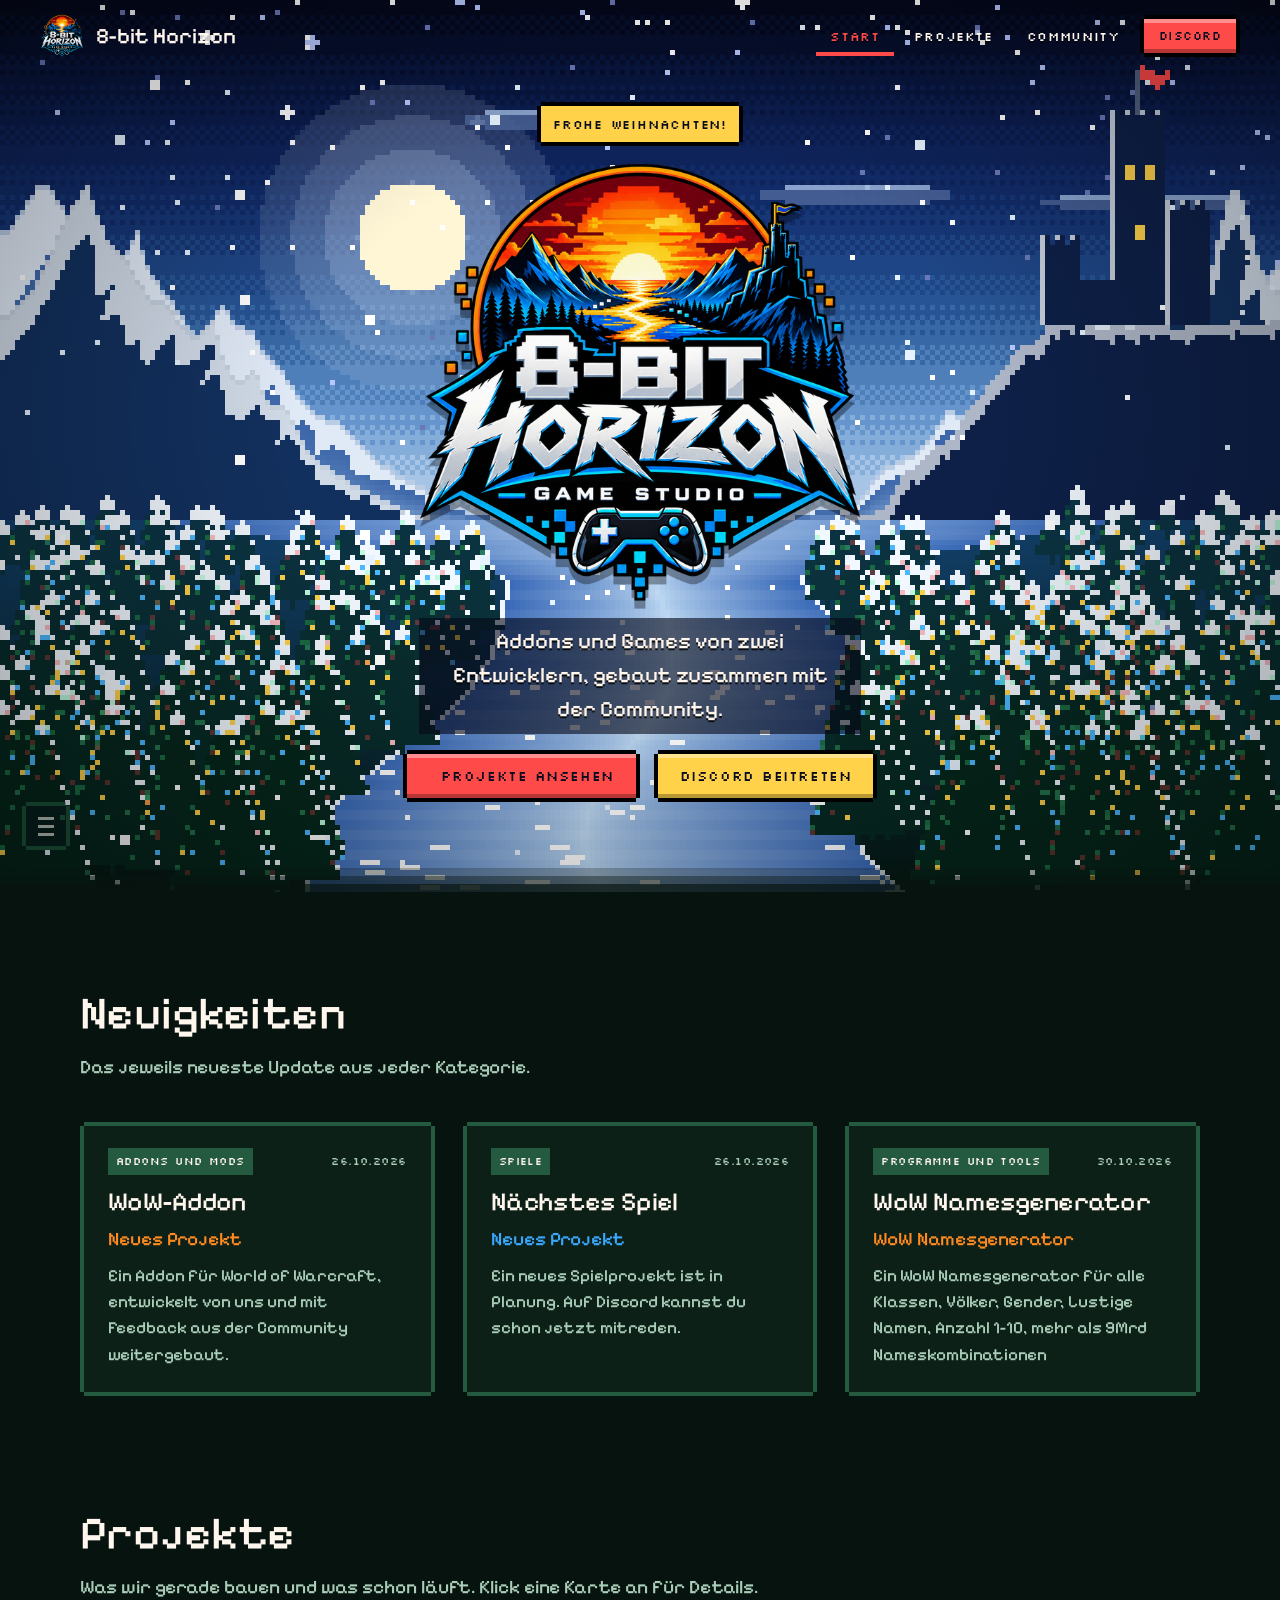
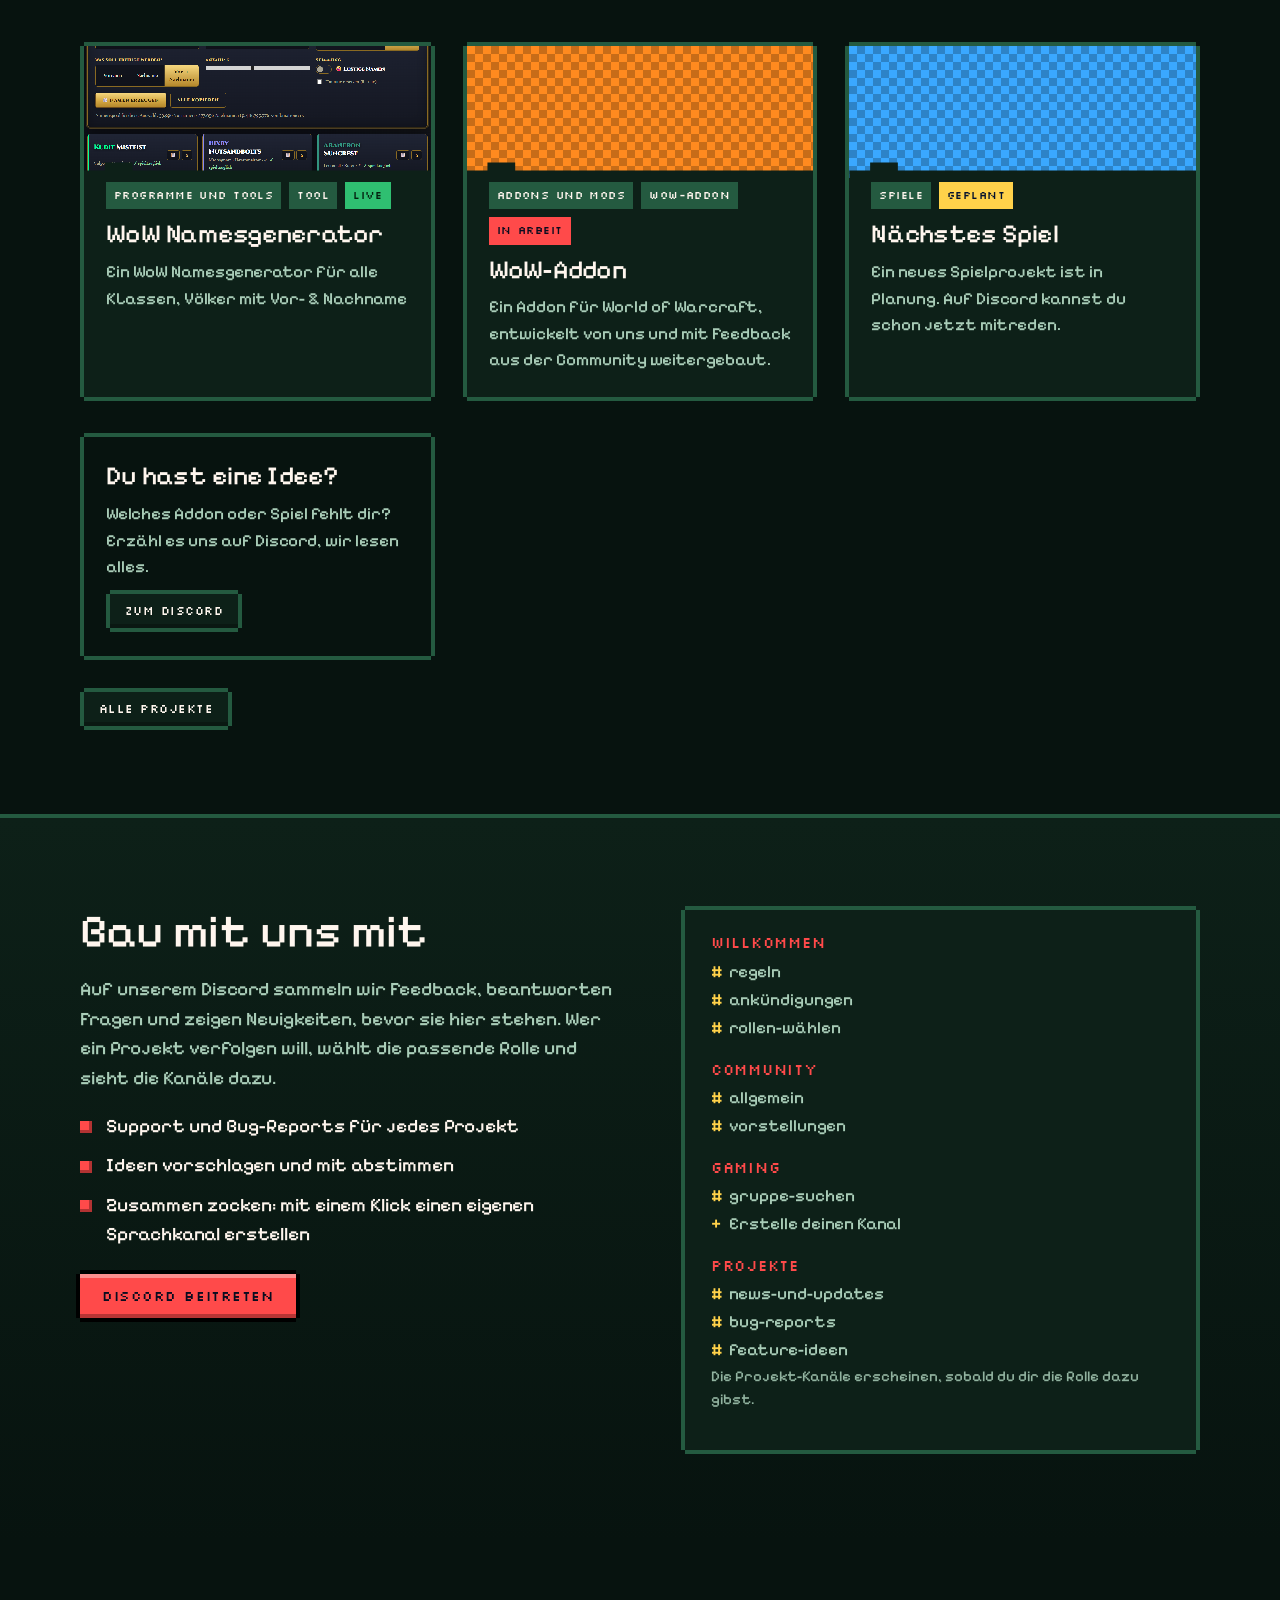
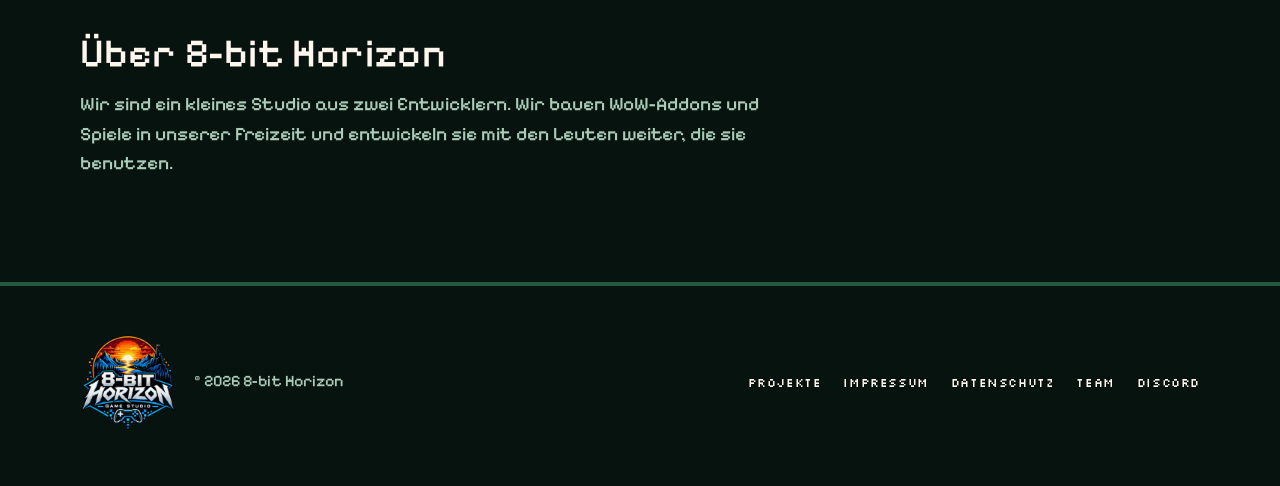
<file: index.html>
<!doctype html>
<html lang="de">
<head>
  <meta charset="utf-8">
  <meta name="viewport" content="width=device-width, initial-scale=1">
  <title>8-bit Horizon | Game Studio</title>
  <meta name="description" content="8-bit Horizon ist ein kleines Entwicklerstudio für WoW-Addons und Games. Hier findest du unsere Projekte und die Community.">
  <meta name="theme-color" content="#0a0c1f">
  <meta property="og:title" content="8-bit Horizon | Game Studio">
  <meta property="og:description" content="WoW-Addons und Games von zwei Entwicklern, gebaut zusammen mit der Community.">
  <meta property="og:image" content="assets/img/og.png">
  <meta property="og:type" content="website">
  <link rel="icon" type="image/png" href="assets/img/favicon.png">
  <link rel="stylesheet" href="css/style.css">
</head>
<body data-page="home">
  <a class="skip" href="#projekte">Zum Inhalt springen</a>
  <div id="site-header"></div>

  <main>
    <section class="hero" aria-label="Titelbildschirm">
      <div class="scene-host" data-scene="hero"></div>
      <div class="hero-content">
        <p class="greeting" id="greeting" hidden></p>
        <h1 class="sr-only" style="position:absolute;width:1px;height:1px;overflow:hidden;clip:rect(0 0 0 0)">8-bit Horizon Game Studio</h1>
        <img class="hero-logo" src="assets/img/logo.png" alt="8-bit Horizon Game Studio" width="640" height="640" fetchpriority="high">
        <p class="hero-tag" id="tagline">Addons und Games von zwei Entwicklern, gebaut zusammen mit der Community.</p>
        <div class="hero-cta">
          <a class="btn" href="#projekte"><span class="play"></span>Projekte ansehen</a>
          <a class="btn btn-blue" data-discord href="#" target="_blank" rel="noopener">Discord beitreten</a>
        </div>
      </div>
      <div id="theme-picker"></div>
      <div class="hero-steps"></div>
    </section>

    <section class="section section-news" id="neuigkeiten">
      <div class="container">
        <div class="section-head">
          <h2>Neuigkeiten</h2>
          <p>Das jeweils neueste Update aus jeder Kategorie.</p>
        </div>
        <div class="news-grid" id="news-grid"></div>
      </div>
    </section>

    <section class="section" id="projekte">
      <div class="container">
        <div class="section-head">
          <h2>Projekte</h2>
          <p>Was wir gerade bauen und was schon läuft. Klick eine Karte an für Details.</p>
        </div>
        <div class="grid" id="project-grid"></div>
        <p class="more"><a class="btn btn-ghost btn-small" href="projects.html">Alle Projekte</a></p>
      </div>
    </section>

    <section class="section community" id="community">
      <div class="container community-grid">
        <div>
          <h2>Bau mit uns mit</h2>
          <p>Auf unserem Discord sammeln wir Feedback, beantworten Fragen und zeigen Neuigkeiten, bevor sie hier stehen. Wer ein Projekt verfolgen will, wählt die passende Rolle und sieht die Kanäle dazu.</p>
          <ul class="checks">
            <li>Support und Bug-Reports für jedes Projekt</li>
            <li>Ideen vorschlagen und mit abstimmen</li>
            <li>Zusammen zocken: mit einem Klick einen eigenen Sprachkanal erstellen</li>
          </ul>
          <a class="btn" data-discord href="#" target="_blank" rel="noopener">Discord beitreten</a>
          <div id="socials"></div>
        </div>
        <div class="server-map px" aria-label="So ist unser Discord aufgebaut">
          <h3>Willkommen</h3>
          <ul><li>regeln</li><li>ankündigungen</li><li>rollen-wählen</li></ul>
          <h3>Community</h3>
          <ul><li>allgemein</li><li>vorstellungen</li></ul>
          <h3>Gaming</h3>
          <ul><li>gruppe-suchen</li><li class="voice">Erstelle deinen Kanal</li></ul>
          <h3>Projekte</h3>
          <ul><li>news-und-updates</li><li>bug-reports</li><li>feature-ideen</li></ul>
          <p class="note">Die Projekt-Kanäle erscheinen, sobald du dir die Rolle dazu gibst.</p>
        </div>
      </div>
    </section>

    <section class="section" id="ueber-uns">
      <div class="container about">
        <h2>Über 8-bit Horizon</h2>
        <p>Wir sind ein kleines Studio aus zwei Entwicklern. Wir bauen WoW-Addons und Spiele in unserer Freizeit und entwickeln sie mit den Leuten weiter, die sie benutzen.</p>
      </div>
    </section>
  </main>

  <div id="site-footer"></div>

  <script src="js/data.js"></script>
  <script src="data/projects.js"></script>
  <script src="js/themes.js"></script>
  <script src="js/scene.js"></script>
  <script src="js/site.js"></script>
</body>
</html>
</file>
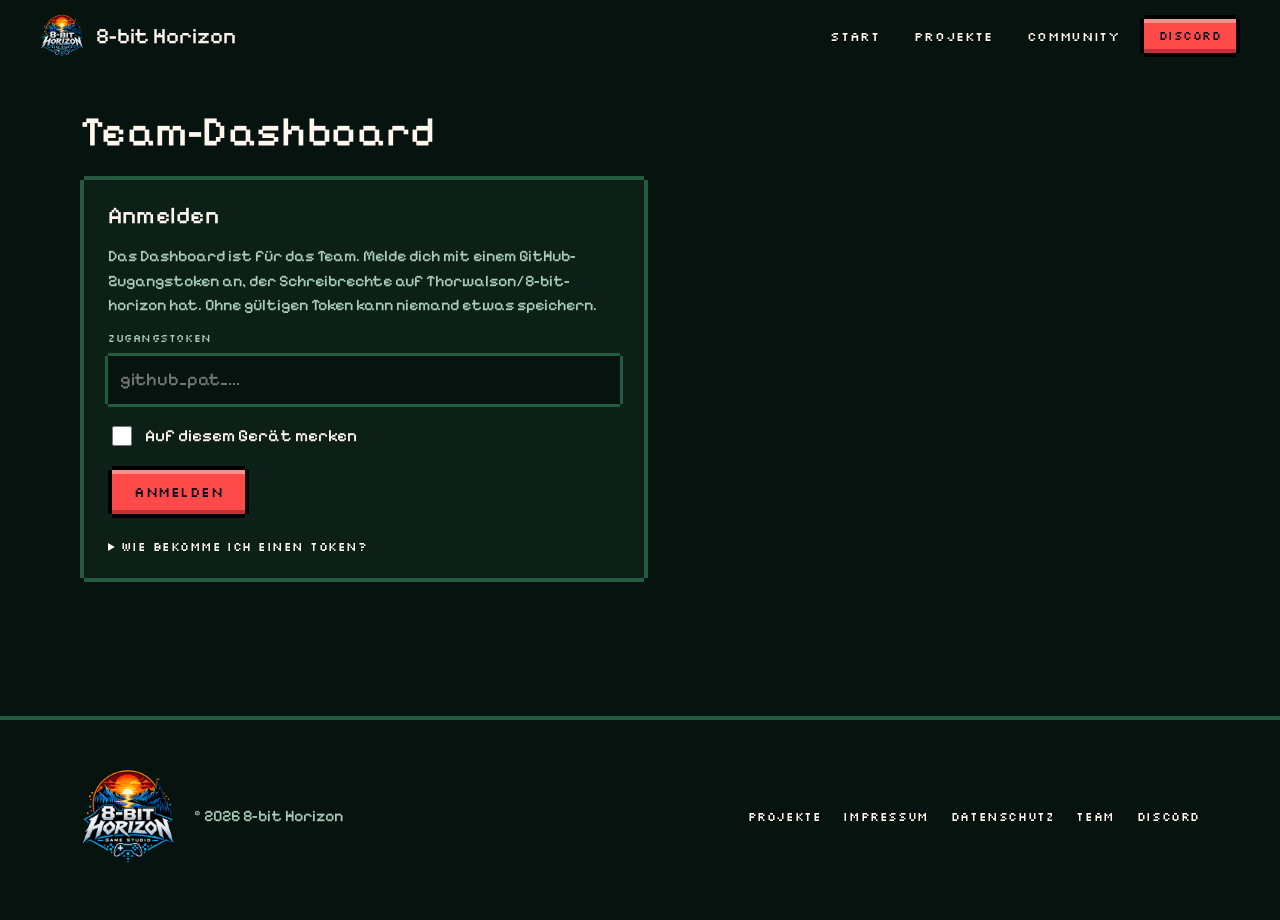
<file: admin.html>
<!doctype html>
<html lang="de">
<head>
  <meta charset="utf-8">
  <meta name="viewport" content="width=device-width, initial-scale=1">
  <title>Team-Dashboard | 8-bit Horizon</title>
  <meta name="robots" content="noindex, nofollow">
  <meta name="theme-color" content="#0a0c1f">
  <link rel="icon" type="image/png" href="assets/img/favicon.png">
  <link rel="stylesheet" href="css/style.css">
  <link rel="stylesheet" href="css/admin.css">
</head>
<body data-page="admin">
  <div id="site-header"></div>

  <main class="admin-main">
    <div class="container">
      <h1 class="admin-title">Team-Dashboard</h1>
      <div id="admin-root"><noscript>Das Dashboard braucht JavaScript.</noscript></div>
    </div>
  </main>

  <div id="site-footer"></div>

  <script src="js/data.js"></script>
  <script src="js/themes.js"></script>
  <script src="js/site.js"></script>
  <script src="js/admin.js"></script>
</body>
</html>
</file>
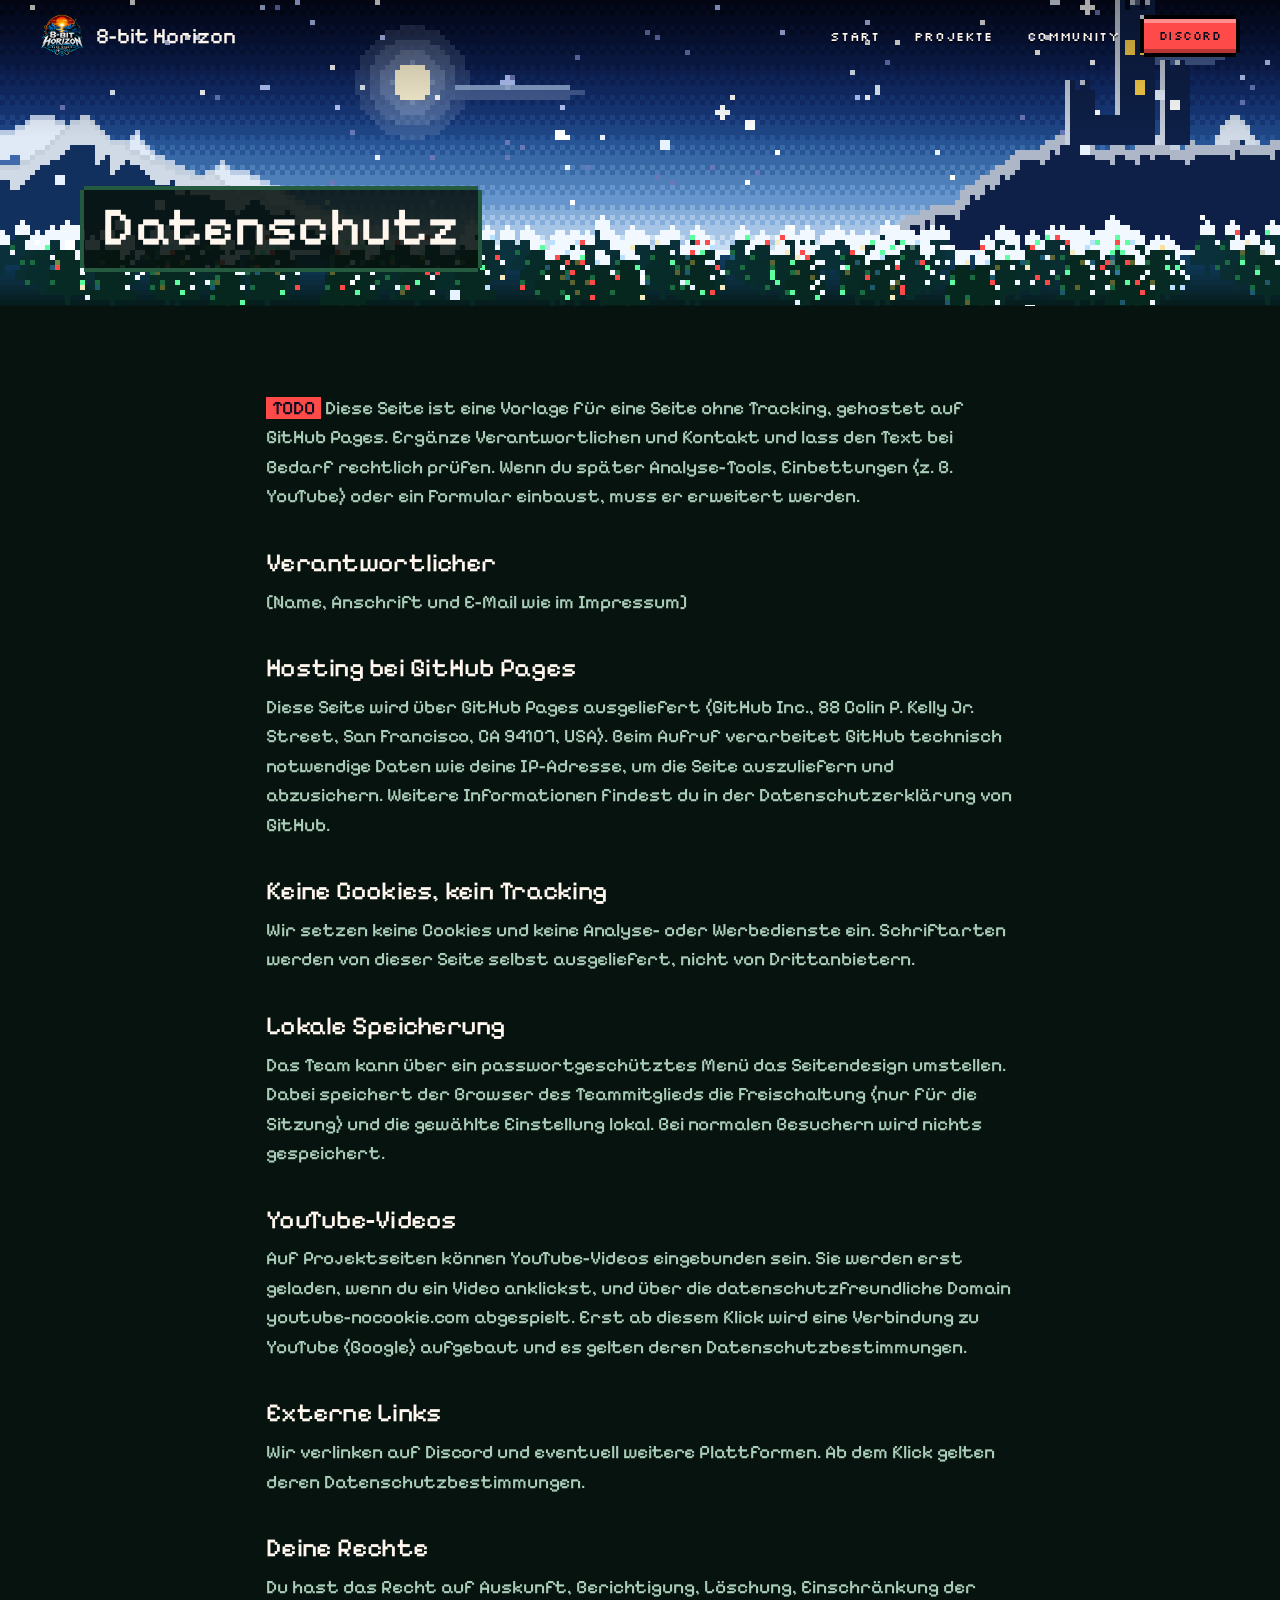
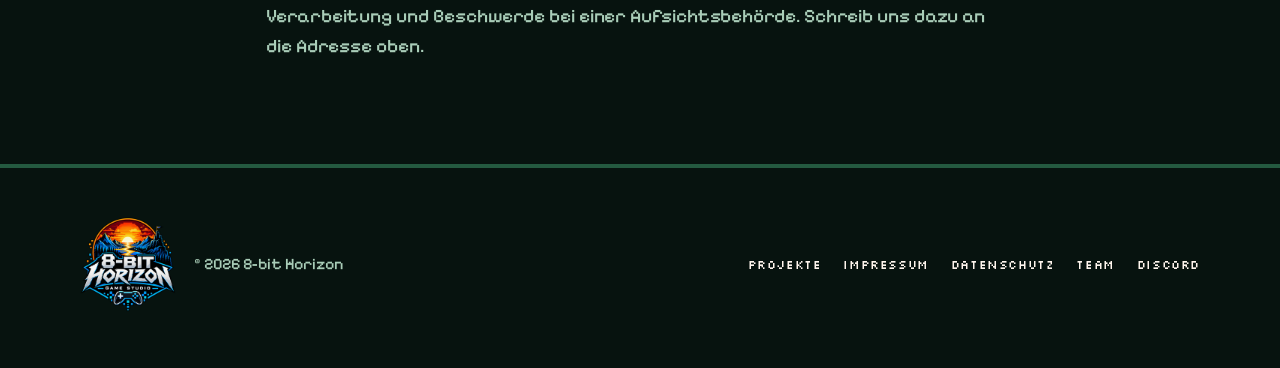
<file: datenschutz.html>
<!doctype html>
<html lang="de">
<head>
  <meta charset="utf-8">
  <meta name="viewport" content="width=device-width, initial-scale=1">
  <title>Datenschutz | 8-bit Horizon</title>
  <meta name="description" content="Datenschutzerklärung von 8-bit Horizon.">
  <meta name="theme-color" content="#0a0c1f">
  <meta property="og:image" content="assets/img/og.png">
  <link rel="icon" type="image/png" href="assets/img/favicon.png">
  <link rel="stylesheet" href="css/style.css">
</head>
<body data-page="legal">
  <div id="site-header"></div>
  <div class="banner">
    <div class="scene-host" data-scene="strip"></div>
    <div class="container banner-text">
      <h1>Datenschutz</h1>
    </div>
  </div>

  <main class="section">
    <div class="container prose">
      <p><span class="todo">TODO</span> Diese Seite ist eine Vorlage für eine Seite ohne Tracking, gehostet auf GitHub Pages. Ergänze Verantwortlichen und Kontakt und lass den Text bei Bedarf rechtlich prüfen. Wenn du später Analyse-Tools, Einbettungen (z. B. YouTube) oder ein Formular einbaust, muss er erweitert werden.</p>
      <h2>Verantwortlicher</h2>
      <p>[Name, Anschrift und E-Mail wie im Impressum]</p>
      <h2>Hosting bei GitHub Pages</h2>
      <p>Diese Seite wird über GitHub Pages ausgeliefert (GitHub Inc., 88 Colin P. Kelly Jr. Street, San Francisco, CA 94107, USA). Beim Aufruf verarbeitet GitHub technisch notwendige Daten wie deine IP-Adresse, um die Seite auszuliefern und abzusichern. Weitere Informationen findest du in der Datenschutzerklärung von GitHub.</p>
      <h2>Keine Cookies, kein Tracking</h2>
      <p>Wir setzen keine Cookies und keine Analyse- oder Werbedienste ein. Schriftarten werden von dieser Seite selbst ausgeliefert, nicht von Drittanbietern.</p>
      <h2>Lokale Speicherung</h2>
      <p>Das Team kann über ein passwortgeschütztes Menü das Seitendesign umstellen. Dabei speichert der Browser des Teammitglieds die Freischaltung (nur für die Sitzung) und die gewählte Einstellung lokal. Bei normalen Besuchern wird nichts gespeichert.</p>
      <h2>YouTube-Videos</h2>
      <p>Auf Projektseiten können YouTube-Videos eingebunden sein. Sie werden erst geladen, wenn du ein Video anklickst, und über die datenschutzfreundliche Domain youtube-nocookie.com abgespielt. Erst ab diesem Klick wird eine Verbindung zu YouTube (Google) aufgebaut und es gelten deren Datenschutzbestimmungen.</p>
      <h2>Externe Links</h2>
      <p>Wir verlinken auf Discord und eventuell weitere Plattformen. Ab dem Klick gelten deren Datenschutzbestimmungen.</p>
      <h2>Deine Rechte</h2>
      <p>Du hast das Recht auf Auskunft, Berichtigung, Löschung, Einschränkung der Verarbeitung und Beschwerde bei einer Aufsichtsbehörde. Schreib uns dazu an die Adresse oben.</p>
    </div>
  </main>

  <div id="site-footer"></div>

  <script src="js/data.js"></script>
  <script src="js/themes.js"></script>
  <script src="js/scene.js"></script>
  <script src="js/site.js"></script>
</body>
</html>
</file>
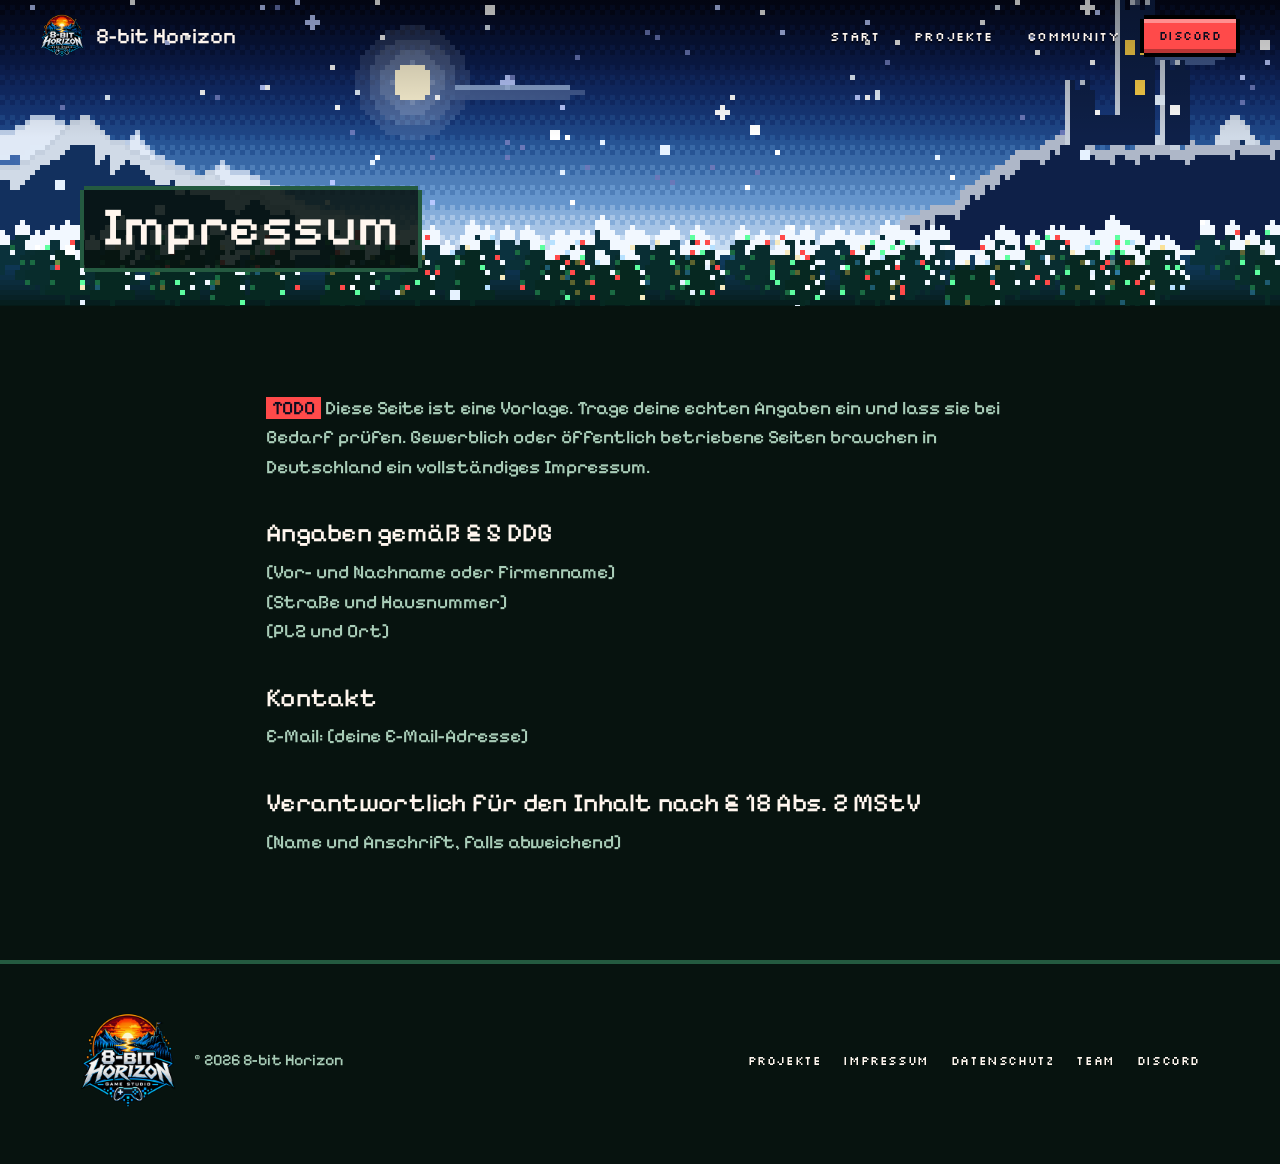
<file: impressum.html>
<!doctype html>
<html lang="de">
<head>
  <meta charset="utf-8">
  <meta name="viewport" content="width=device-width, initial-scale=1">
  <title>Impressum | 8-bit Horizon</title>
  <meta name="description" content="Impressum von 8-bit Horizon.">
  <meta name="theme-color" content="#0a0c1f">
  <meta property="og:image" content="assets/img/og.png">
  <link rel="icon" type="image/png" href="assets/img/favicon.png">
  <link rel="stylesheet" href="css/style.css">
</head>
<body data-page="legal">
  <div id="site-header"></div>
  <div class="banner">
    <div class="scene-host" data-scene="strip"></div>
    <div class="container banner-text">
      <h1>Impressum</h1>
    </div>
  </div>

  <main class="section">
    <div class="container prose">
      <p><span class="todo">TODO</span> Diese Seite ist eine Vorlage. Trage deine echten Angaben ein und lass sie bei Bedarf prüfen. Gewerblich oder öffentlich betriebene Seiten brauchen in Deutschland ein vollständiges Impressum.</p>
      <h2>Angaben gemäß § 5 DDG</h2>
      <p>[Vor- und Nachname oder Firmenname]<br>[Straße und Hausnummer]<br>[PLZ und Ort]</p>
      <h2>Kontakt</h2>
      <p>E-Mail: [deine E-Mail-Adresse]</p>
      <h2>Verantwortlich für den Inhalt nach § 18 Abs. 2 MStV</h2>
      <p>[Name und Anschrift, falls abweichend]</p>
    </div>
  </main>

  <div id="site-footer"></div>

  <script src="js/data.js"></script>
  <script src="js/themes.js"></script>
  <script src="js/scene.js"></script>
  <script src="js/site.js"></script>
</body>
</html>
</file>
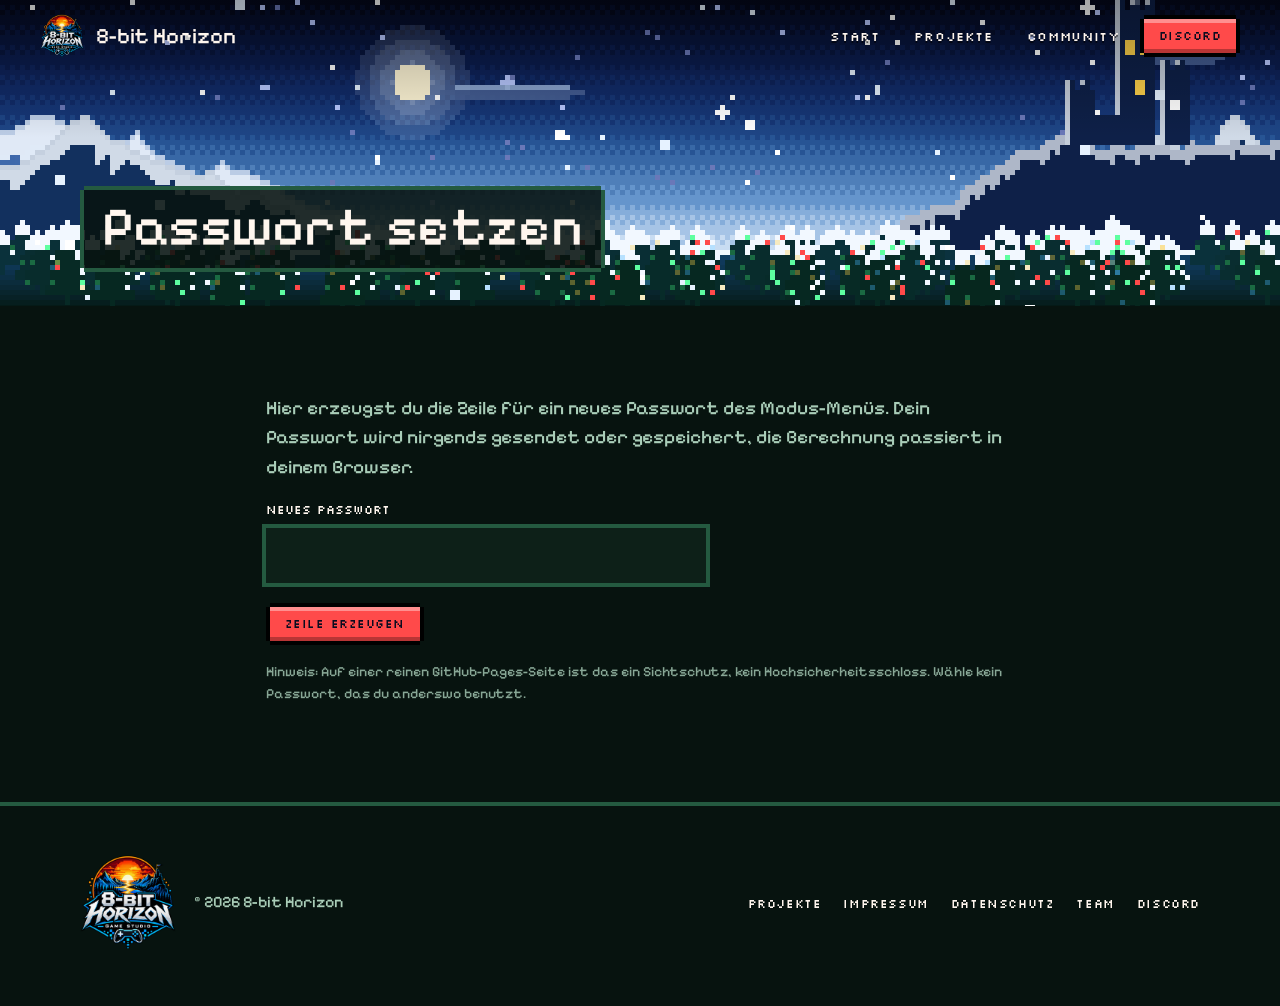
<file: passwort.html>
<!doctype html>
<html lang="de">
<head>
  <meta charset="utf-8">
  <meta name="viewport" content="width=device-width, initial-scale=1">
  <title>Passwort setzen | 8-bit Horizon</title>
  <meta name="robots" content="noindex, nofollow">
  <meta name="theme-color" content="#0a0c1f">
  <meta property="og:image" content="assets/img/og.png">
  <link rel="icon" type="image/png" href="assets/img/favicon.png">
  <link rel="stylesheet" href="css/style.css">
</head>
<body data-page="tool">
  <div id="site-header"></div>
  <div class="banner">
    <div class="scene-host" data-scene="strip"></div>
    <div class="container banner-text">
      <h1>Passwort setzen</h1>
    </div>
  </div>

  <main class="section">
    <div class="container prose">
      <p>Hier erzeugst du die Zeile für ein neues Passwort des Modus-Menüs. Dein Passwort wird nirgends gesendet oder gespeichert, die Berechnung passiert in deinem Browser.</p>
      <form class="modal-form" id="pwform" style="max-width:440px">
        <label for="newpw" style="display:block;font-family:var(--font-ui);font-size:12px;margin-bottom:8px">Neues Passwort</label>
        <input id="newpw" type="text" autocomplete="off" style="width:100%;font:inherit;font-size:20px;color:var(--ink);background:var(--panel);border:0;padding:12px 14px;box-shadow:0 0 0 4px var(--line)">
        <div class="modal-actions"><button class="btn btn-small" type="submit">Zeile erzeugen</button></div>
      </form>
      <div id="result" hidden>
        <h2>So geht es weiter</h2>
        <p>Kopiere diese Zeile und ersetze in <code>js/data.js</code> die Zeile, die mit <code>themePasswordHash</code> beginnt. Danach die Datei auf GitHub speichern.</p>
        <p><code id="line" style="display:block;word-break:break-all;background:var(--panel);padding:12px;color:var(--ink)"></code></p>
        <button class="btn btn-small btn-ghost" type="button" id="copy">Kopieren</button>
      </div>
      <p class="fineprint">Hinweis: Auf einer reinen GitHub-Pages-Seite ist das ein Sichtschutz, kein Hochsicherheitsschloss. Wähle kein Passwort, das du anderswo benutzt.</p>
    </div>
  </main>

  <div id="site-footer"></div>

  <script src="js/data.js"></script>
  <script src="js/themes.js"></script>
  <script src="js/scene.js"></script>
  <script src="js/site.js"></script>
  <script>
    document.getElementById("pwform").addEventListener("submit", function (e) {
      e.preventDefault();
      var pw = document.getElementById("newpw").value; if (!pw) return;
      window.H8.hashPassword(pw).then(function (hash) {
        document.getElementById("line").textContent = 'themePasswordHash: "' + hash + '",';
        document.getElementById("result").hidden = false;
      }, function () { alert("Dein Browser blockiert die Berechnung. Öffne die Seite über https oder localhost."); });
    });
    document.getElementById("copy").addEventListener("click", function () {
      var t = document.getElementById("line").textContent;
      if (navigator.clipboard) navigator.clipboard.writeText(t).then(function () { document.getElementById("copy").textContent = "Kopiert"; });
    });
  </script>
</body>
</html>
</file>
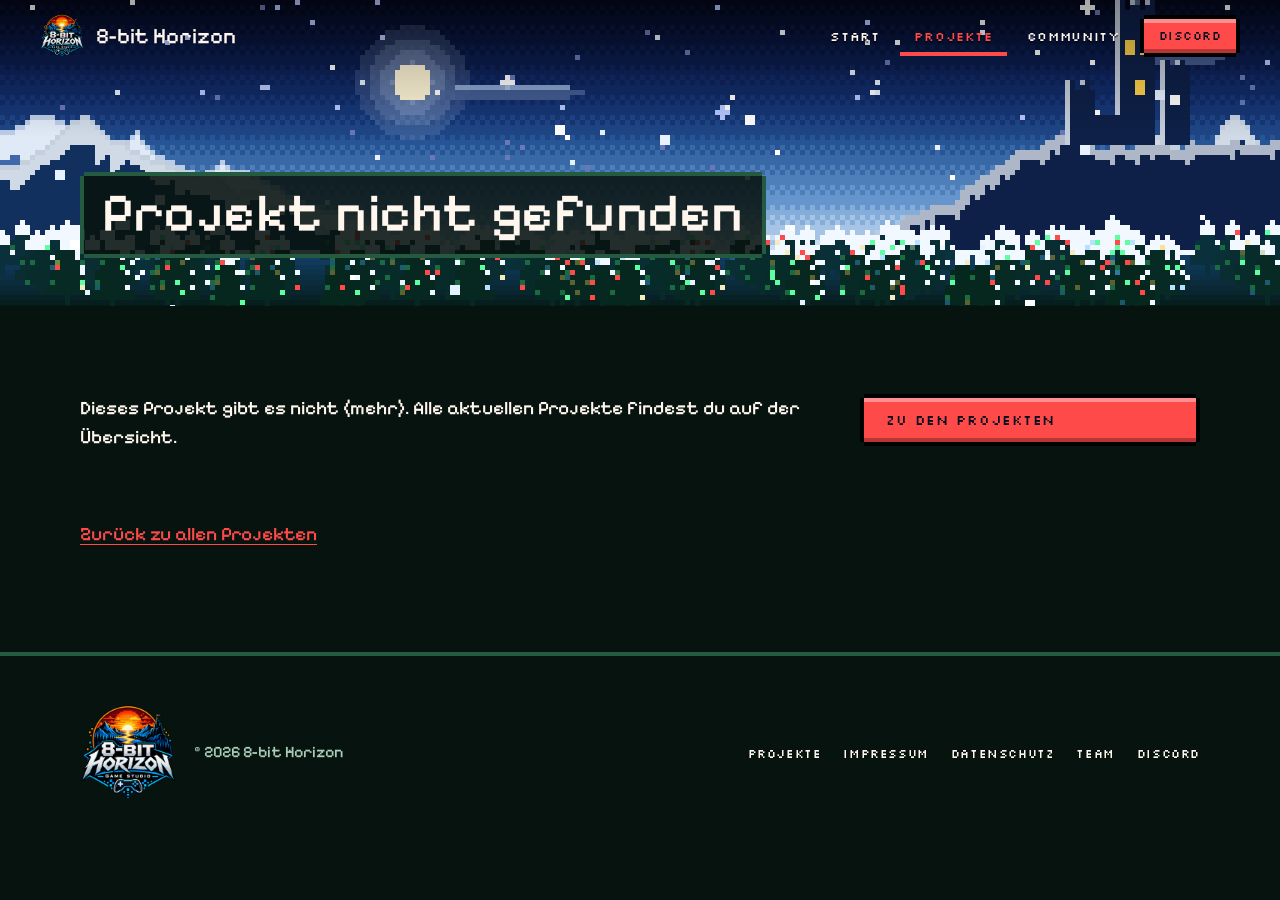
<file: project.html>
<!doctype html>
<html lang="de">
<head>
  <meta charset="utf-8">
  <meta name="viewport" content="width=device-width, initial-scale=1">
  <title>Projekt | 8-bit Horizon</title>
  <meta name="description" content="Details zu einem Projekt von 8-bit Horizon.">
  <meta name="theme-color" content="#0a0c1f">
  <meta property="og:image" content="assets/img/og.png">
  <link rel="icon" type="image/png" href="assets/img/favicon.png">
  <link rel="stylesheet" href="css/style.css">
</head>
<body data-page="project">
  <div id="site-header"></div>
  <div class="banner">
    <div class="scene-host" data-scene="strip"></div>
    <div class="container banner-text">
      <h1 id="project-title">Projekt</h1>
      <div class="tags" id="project-meta"></div>
    </div>
  </div>
  <main class="section">
    <div class="container">
      <div class="detail" id="project-detail"></div>
      <p style="margin-top:48px"><a href="projects.html">Zurück zu allen Projekten</a></p>
    </div>
  </main>

  <div id="site-footer"></div>

  <script src="js/data.js"></script>
  <script src="data/projects.js"></script>
  <script src="js/themes.js"></script>
  <script src="js/scene.js"></script>
  <script src="js/site.js"></script>
</body>
</html>
</file>
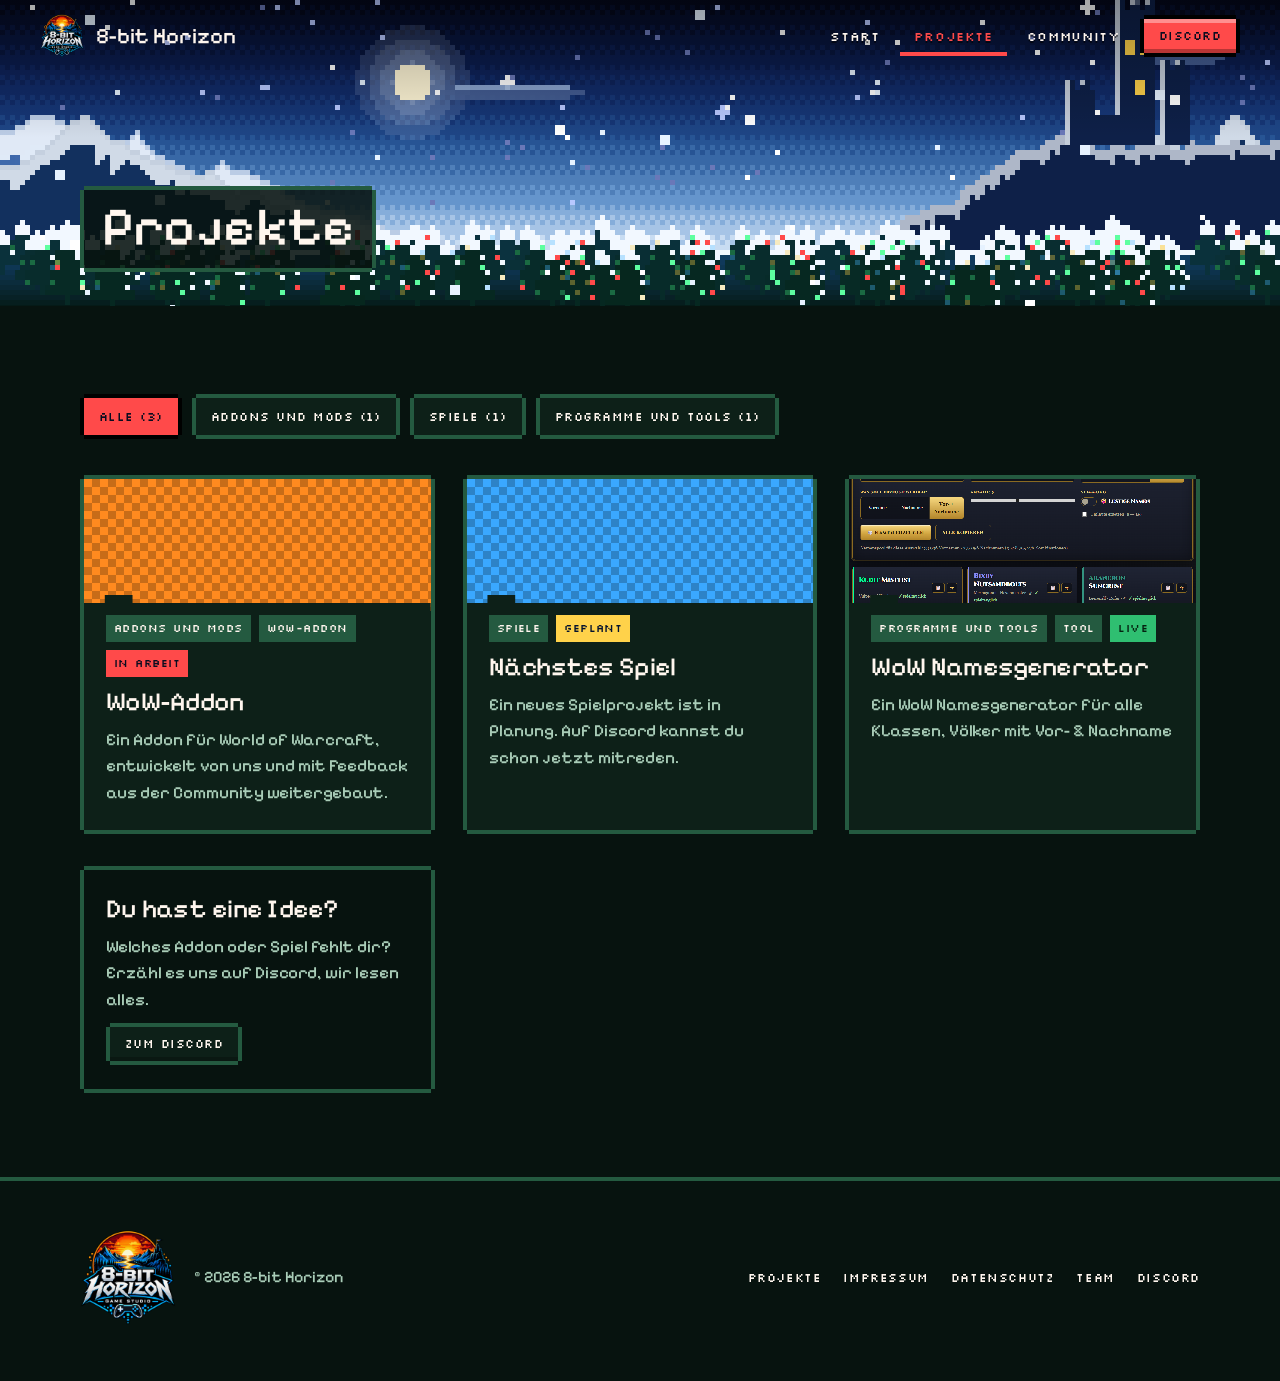
<file: projects.html>
<!doctype html>
<html lang="de">
<head>
  <meta charset="utf-8">
  <meta name="viewport" content="width=device-width, initial-scale=1">
  <title>Projekte | 8-bit Horizon</title>
  <meta name="description" content="Alle Addons und Games von 8-bit Horizon im Überblick.">
  <meta name="theme-color" content="#0a0c1f">
  <meta property="og:image" content="assets/img/og.png">
  <link rel="icon" type="image/png" href="assets/img/favicon.png">
  <link rel="stylesheet" href="css/style.css">
</head>
<body data-page="projects">
  <div id="site-header"></div>
  <div class="banner">
    <div class="scene-host" data-scene="strip"></div>
    <div class="container banner-text">
      <h1>Projekte</h1>
    </div>
  </div>

  <main class="section">
    <div class="container">
      <div class="filters" id="filters" role="group" aria-label="Nach Kategorie filtern"></div>
      <div class="grid" id="all-projects"></div>
    </div>
  </main>

  <div id="site-footer"></div>

  <script src="js/data.js"></script>
  <script src="data/projects.js"></script>
  <script src="js/themes.js"></script>
  <script src="js/scene.js"></script>
  <script src="js/site.js"></script>
</body>
</html>
</file>
<file: css/style.css>
/* =========================================================
   8-bit Horizon – Styles
   Farben kommen aus dem aktiven Theme (js/themes.js) als
   CSS-Variablen. Die Werte hier sind nur der Fallback.
   ========================================================= */
@font-face { font-family: "Pixelify Sans"; src: url("../assets/fonts/PixelifySans-Medium.ttf") format("truetype"); font-display: swap; }
@font-face { font-family: "Silkscreen"; src: url("../assets/fonts/Silkscreen-Regular.ttf") format("truetype"); font-display: swap; }

:root {
  --bg: #0a0c1f; --panel: #12162e; --ink: #f2f6ff; --muted: #a3aed6;
  --accent: #ff8a1f; --accent2: #3aa8ff; --line: #26305e;
  --on-accent: #0a0c1f;
  --font-body: "Pixelify Sans", ui-monospace, Menlo, Consolas, monospace;
  --font-ui: "Silkscreen", "Pixelify Sans", ui-monospace, monospace;
  --px: 4px;
  --header-h: 72px;
}

*, *::before, *::after { box-sizing: border-box; }
html { scroll-behavior: smooth; scroll-padding-top: calc(var(--header-h) + 16px); }
body {
  margin: 0; background: var(--bg); color: var(--ink);
  font-family: var(--font-body); font-size: 19px; line-height: 1.55;
  -webkit-font-smoothing: none; text-rendering: optimizeSpeed;
}
img { max-width: 100%; display: block; }
a { color: var(--accent); text-underline-offset: 4px; }
a:hover { color: var(--accent2); }
h1, h2, h3 { font-weight: 500; line-height: 1.15; margin: 0; letter-spacing: 0.01em; }
p { margin: 0 0 1em; }
:focus-visible { outline: 3px dashed var(--accent2); outline-offset: 4px; }
[hidden] { display: none !important; }

.container { width: min(1120px, 100% - 48px); margin-inline: auto; }
.skip { position: absolute; left: -999px; top: 8px; background: var(--accent); color: var(--on-accent); padding: 8px 14px; z-index: 100; font-family: var(--font-ui); }
.skip:focus { left: 8px; }

/* ---------- Pixel-Rahmen (Treppenkanten statt runder Ecken) ---------- */
.px {
  position: relative; background: var(--panel); margin: var(--px);
  box-shadow: 0 calc(var(--px) * -1) 0 0 var(--line), 0 var(--px) 0 0 var(--line),
              calc(var(--px) * -1) 0 0 0 var(--line), var(--px) 0 0 0 var(--line);
}

/* ---------- Buttons ---------- */
.btn {
  display: inline-flex; align-items: center; gap: 12px; margin: var(--px);
  font-family: var(--font-ui); font-size: 14px; line-height: 1; letter-spacing: 0.04em; text-decoration: none;
  padding: 15px 22px; color: var(--on-accent); background: var(--accent); cursor: pointer; border: 0;
  box-shadow: 0 -4px 0 0 #000, 0 4px 0 0 #000, -4px 0 0 0 #000, 4px 0 0 0 #000,
              inset 0 -4px 0 0 rgba(0,0,0,.28), inset 0 4px 0 0 rgba(255,255,255,.38);
  transition: transform .08s steps(2);
}
.btn:hover { color: var(--on-accent); transform: translateY(2px); filter: brightness(1.08); }
.btn:active { transform: translateY(4px); }
.btn-small { padding: 11px 15px; font-size: 12px; }
.btn-ghost { background: var(--panel); color: var(--ink); box-shadow: 0 -4px 0 0 var(--line), 0 4px 0 0 var(--line), -4px 0 0 0 var(--line), 4px 0 0 0 var(--line), inset 0 -4px 0 0 rgba(0,0,0,.25); }
.btn-ghost:hover { color: var(--accent); }
.btn-blue { background: var(--accent2); }
.play::before { content: ""; width: 12px; height: 14px; background: currentColor; clip-path: polygon(0 0, 100% 50%, 0 100%); animation: blink 1s steps(2, jump-none) infinite; }
@keyframes blink { 0%, 49% { opacity: 1; } 50%, 100% { opacity: 0; } }

/* ---------- Header ---------- */
.site-header {
  position: fixed; inset: 0 0 auto 0; z-index: 50; height: var(--header-h);
  display: flex; align-items: center; justify-content: space-between; gap: 16px; padding: 0 clamp(16px, 4vw, 40px);
  transition: background .2s steps(3);
}
.site-header.is-solid, body.nav-open .site-header { background: color-mix(in srgb, var(--bg) 94%, transparent); box-shadow: 0 4px 0 0 var(--line); }
.brand { display: flex; align-items: center; gap: 12px; color: var(--ink); text-decoration: none; font-size: 22px; }
.brand img { width: 44px; height: 44px; image-rendering: auto; }
.brand:hover { color: var(--ink); }
.nav { display: flex; align-items: center; gap: 6px; }
.nav a:not(.btn) {
  font-family: var(--font-ui); font-size: 13px; letter-spacing: 0.05em; color: var(--ink); text-decoration: none; padding: 10px 14px;
  text-shadow: 0 2px 0 rgba(0,0,0,.6);
}
.nav a:not(.btn):hover, .nav a[aria-current="page"] { color: var(--accent); }
.nav a[aria-current="page"] { box-shadow: inset 0 -4px 0 0 var(--accent); }
.nav-toggle { display: none; width: 48px; height: 48px; background: var(--panel); border: 0; cursor: pointer; flex-direction: column; justify-content: center; align-items: center; gap: 6px; box-shadow: 0 -4px 0 0 var(--line), 0 4px 0 0 var(--line), -4px 0 0 0 var(--line), 4px 0 0 0 var(--line); }
.nav-toggle span { width: 22px; height: 4px; background: var(--ink); }

/* ---------- Szene ---------- */
.scene-host { position: absolute; inset: 0; overflow: hidden; background: var(--bg); }
.scene-canvas { position: absolute; left: 0; top: 0; image-rendering: pixelated; image-rendering: crisp-edges; image-rendering: pixelated; }

/* ---------- Hero (Titelbildschirm) ---------- */
.hero { position: relative; min-height: 640px; height: 100svh; display: grid; place-items: center; overflow: hidden; isolation: isolate; }
.hero .scene-host::after { content: ""; position: absolute; inset: 0; background: radial-gradient(ellipse at 50% 46%, transparent 38%, rgba(0,0,0,.38) 100%); }
.hero-content { position: relative; z-index: 2; display: flex; flex-direction: column; align-items: center; text-align: center; padding: calc(var(--header-h) + 8px) 20px 72px; gap: 8px; }
.hero-logo { width: clamp(230px, min(50vh, 86vw), 560px); height: auto; filter: drop-shadow(0 8px 0 rgba(0,0,0,.35)); animation: bob 2.6s linear infinite; }
@keyframes bob { 0%, 49.9% { transform: translateY(0); } 50%, 100% { transform: translateY(-6px); } }
.hero-tag { max-width: 34ch; font-size: clamp(18px, 2.2vw, 22px); text-shadow: 0 2px 0 rgba(0,0,0,.8); margin: 4px 0 8px; padding: 6px 14px 8px; background: rgba(6, 8, 22, .6); }
.hero-cta { display: flex; flex-wrap: wrap; gap: 6px 14px; justify-content: center; }
.greeting { font-family: var(--font-ui); font-size: 13px; letter-spacing: .06em; color: var(--on-accent); background: var(--accent2); padding: 8px 12px; margin: 0 0 6px; box-shadow: 0 -4px 0 0 #000, 0 4px 0 0 #000, -4px 0 0 0 #000, 4px 0 0 0 #000; }
.hero-steps { position: absolute; left: 0; right: 0; bottom: 0; height: 40px; z-index: 1; pointer-events: none;
  background: linear-gradient(to bottom, transparent 0 8px, color-mix(in srgb, var(--bg) 25%, transparent) 8px 16px, color-mix(in srgb, var(--bg) 55%, transparent) 16px 24px, color-mix(in srgb, var(--bg) 85%, transparent) 24px 32px, var(--bg) 32px); }

#theme-picker { position: absolute; z-index: 3; left: clamp(14px, 2vw, 26px); bottom: 54px; }
.theme-btn { width: 40px; height: 40px; display: flex; flex-direction: column; justify-content: center; align-items: center; gap: 5px; background: rgba(8,10,24,.5); border: 0; cursor: pointer; opacity: .5; box-shadow: 0 -4px 0 0 var(--line), 0 4px 0 0 var(--line), -4px 0 0 0 var(--line), 4px 0 0 0 var(--line); }
.theme-btn span { width: 16px; height: 3px; background: var(--ink); }
.theme-btn:hover, .theme-btn:focus-visible { opacity: 1; }

/* Dialoge (Passwort, Galerie) */
dialog { color: var(--ink); }
dialog::backdrop { background: rgba(2, 4, 14, .82); }
.modal { border: 0; padding: 28px; width: min(440px, calc(100% - 48px)); background: var(--panel); margin: auto;
  box-shadow: 0 -4px 0 0 var(--line), 0 4px 0 0 var(--line), -4px 0 0 0 var(--line), 4px 0 0 0 var(--line); }
.modal h2 { font-size: 28px; margin-bottom: 10px; }
.modal p { color: var(--muted); font-size: 17px; }
.modal label { display: block; font-family: var(--font-ui); font-size: 12px; letter-spacing: .05em; margin-bottom: 8px; }
.modal input { width: 100%; font: inherit; font-size: 20px; color: var(--ink); background: var(--bg); border: 0; padding: 12px 14px; box-shadow: 0 -4px 0 0 var(--line), 0 4px 0 0 var(--line), -4px 0 0 0 var(--line), 4px 0 0 0 var(--line); }
.modal input:focus-visible { outline: 0; box-shadow: 0 -4px 0 0 var(--accent), 0 4px 0 0 var(--accent), -4px 0 0 0 var(--accent), 4px 0 0 0 var(--accent); }
.modal-error { color: #ff7a7a !important; margin: 12px 0 0; }
.modal-actions { display: flex; flex-wrap: wrap; gap: 4px 10px; margin-top: 20px; }
.modal .btn { margin-left: 0; }
.theme-list { list-style: none; margin: 14px 0 0; padding: 0; display: grid; grid-template-columns: 1fr 1fr; gap: 2px 12px; }
.theme-list li:first-child { grid-column: 1 / -1; }
.theme-list button { width: 100%; text-align: left; font-family: var(--font-body); font-size: 18px; color: var(--ink); background: none; border: 0; padding: 8px 10px; cursor: pointer; }
.theme-list button:hover { background: var(--line); }
.theme-list button.is-on::before { content: ""; display: inline-block; width: 8px; height: 8px; background: var(--accent); margin-right: 10px; }

/* ---------- Sektionen ---------- */
.section { padding: 88px 0; }
.section-head { max-width: 62ch; margin-bottom: 40px; }
.section-head h2 { font-size: clamp(32px, 4.6vw, 46px); margin-bottom: 12px; }
.section-head p { color: var(--muted); margin: 0; }

/* Projekt-Karten */
.grid { display: grid; grid-template-columns: repeat(auto-fill, minmax(300px, 1fr)); gap: 32px 28px; }
.card { display: flex; flex-direction: column; text-decoration: none; color: var(--ink); transition: transform .1s steps(2); }
.card:hover { color: var(--ink); transform: translateY(-4px); --line: var(--c, var(--accent)); }
.card-art { height: 132px; overflow: hidden; background-color: var(--c, var(--accent));
  background-image: conic-gradient(rgba(0,0,0,.22) 25%, transparent 0 50%, rgba(0,0,0,.22) 0 75%, transparent 0); background-size: 16px 16px; position: relative; }
.card-art img { width: 100%; height: 100%; object-fit: cover; image-rendering: pixelated; }
.card-art::after { content: ""; position: absolute; left: 0; right: 0; bottom: 0; height: 16px; background: var(--panel); clip-path: polygon(0 100%, 0 50%, 6% 50%, 6% 0, 14% 0, 14% 50%, 100% 50%, 100% 100%); }
.card-body { padding: 4px 22px 24px; display: flex; flex-direction: column; gap: 10px; flex: 1; }
.card h3 { font-size: 26px; }
.card p { color: var(--muted); margin: 0; font-size: 17px; }
.card-idea { justify-content: center; background: transparent; box-shadow: 0 -4px 0 0 var(--line), 0 4px 0 0 var(--line), -4px 0 0 0 var(--line), 4px 0 0 0 var(--line); border: 0; outline: 0; }
.card-idea .card-body { padding-top: 24px; align-items: flex-start; }
.tags { display: flex; flex-wrap: wrap; gap: 8px; }
.tag { font-family: var(--font-ui); font-size: 11px; letter-spacing: .04em; padding: 5px 8px; background: var(--line); color: var(--ink); }
.tag.is-live { background: #2fbf71; color: #04210f; }
.tag.is-wip { background: var(--accent); color: var(--on-accent); }
.tag.is-plan { background: var(--accent2); color: #04122e; }

/* Neuigkeiten */
.section-news { padding-bottom: 24px; }
.news-grid { display: grid; grid-template-columns: repeat(auto-fit, minmax(270px, 1fr)); gap: 32px 28px; }
.news { display: flex; flex-direction: column; gap: 8px; padding: 22px 24px 24px; text-decoration: none; color: var(--ink); transition: transform .1s steps(2); }
a.news:hover { color: var(--ink); transform: translateY(-4px); --line: var(--c, var(--accent)); }
.news-head { display: flex; flex-wrap: wrap; justify-content: space-between; align-items: center; gap: 8px; }
.news-head time { font-family: var(--font-ui); font-size: 11px; letter-spacing: .04em; color: var(--muted); }
.news h3 { font-size: 26px; margin-top: 4px; }
.news-title { margin: 0; color: var(--c, var(--accent)); font-size: 19px; }
.news-text { margin: 0; color: var(--muted); font-size: 17px; }
.news-empty { background: transparent; }
.news-empty .news-text { margin-top: 6px; }
.more { margin: 28px 0 0; }
.empty { color: var(--muted); max-width: 52ch; }

/* Community */
.community { background: linear-gradient(var(--panel), var(--bg)); box-shadow: 0 -4px 0 0 var(--line); }
.community-grid { display: grid; grid-template-columns: 1.05fr 1fr; gap: 56px; align-items: start; }
.community h2 { font-size: clamp(32px, 4.6vw, 46px); margin-bottom: 16px; }
.community p { color: var(--muted); max-width: 52ch; }
.community .btn { margin-left: 0; }
.checks { list-style: none; margin: 0 0 20px; padding: 0; display: grid; gap: 10px; }
.checks li { padding-left: 26px; position: relative; }
.checks li::before { content: ""; position: absolute; left: 0; top: .5em; width: 12px; height: 12px; background: var(--accent); box-shadow: inset -3px -3px 0 0 rgba(0,0,0,.3); }
.server-map { padding: 24px 26px; font-size: 17px; }
.server-map h3 { font-size: 15px; font-family: var(--font-ui); font-weight: 400; color: var(--accent); letter-spacing: .05em; margin: 18px 0 6px; }
.server-map h3:first-child { margin-top: 0; }
.server-map ul { list-style: none; margin: 0; padding: 0; }
.server-map li { color: var(--muted); padding: 1px 0 1px 18px; }
.server-map li::before { content: "#"; color: var(--accent2); margin-left: -18px; display: inline-block; width: 18px; }
.server-map li.voice::before { content: "+"; }
.server-map .note { font-size: 15px; color: var(--muted); opacity: .85; }
#socials { display: flex; flex-wrap: wrap; margin-top: 18px; }

.about p { max-width: 66ch; }
.about h2 { font-size: clamp(30px, 4vw, 40px); margin-bottom: 14px; }
.about p { color: var(--muted); }

/* ---------- Unterseiten ---------- */
.banner { position: relative; height: clamp(250px, 34vh, 340px); overflow: hidden; isolation: isolate; display: flex; align-items: flex-end; }
.banner .scene-host::after { content: ""; position: absolute; inset: 0; background: linear-gradient(to bottom, rgba(0,0,0,.35), transparent 45%); }
.banner-text { position: relative; z-index: 2; padding-bottom: 34px; }
.banner h1 { display: inline-block; font-size: clamp(32px, 6vw, 54px); padding: 6px 18px 10px; margin: 4px; background: color-mix(in srgb, var(--bg) 88%, transparent); box-shadow: 0 -4px 0 0 var(--line), 0 4px 0 0 var(--line), -4px 0 0 0 var(--line), 4px 0 0 0 var(--line); }
.banner .tags { margin-top: 14px; }
.filters { display: flex; flex-wrap: wrap; gap: 6px 10px; margin-bottom: 36px; }
.chip { font-family: var(--font-ui); font-size: 12px; letter-spacing: .04em; color: var(--ink); background: var(--panel); border: 0; padding: 11px 15px; margin: 4px; cursor: pointer; box-shadow: 0 -4px 0 0 var(--line), 0 4px 0 0 var(--line), -4px 0 0 0 var(--line), 4px 0 0 0 var(--line); }
.chip:hover { color: var(--accent); }
.chip[aria-pressed="true"] { background: var(--accent); color: var(--on-accent); box-shadow: 0 -4px 0 0 #000, 0 4px 0 0 #000, -4px 0 0 0 #000, 4px 0 0 0 #000; }

.detail { display: grid; grid-template-columns: 1fr 340px; gap: 56px; align-items: start; }
.detail-main .lead { font-size: 23px; color: var(--ink); }
.detail-main p { color: var(--muted); max-width: 64ch; }
.detail-main .lead { max-width: 52ch; }
.detail-side { padding: 24px; }
.detail-side h2 { font-size: 24px; margin-bottom: 14px; }
.side-links { display: flex; flex-direction: column; align-items: flex-start; margin-bottom: 8px; }
.side-h { font-size: 22px !important; margin: 18px 0 12px !important; }
.side-empty { color: var(--muted); font-size: 16px; margin: 0; }
.updates { list-style: none; margin: 0; padding: 0; display: grid; gap: 18px; }
.updates li { display: grid; gap: 2px; padding-left: 14px; box-shadow: inset 4px 0 0 0 var(--accent); }
.updates time { font-family: var(--font-ui); font-size: 11px; color: var(--muted); letter-spacing: .04em; }
.updates strong { font-weight: 500; font-size: 19px; }
.updates span { color: var(--muted); font-size: 16px; }
.block-h { font-size: 28px; margin: 40px 0 14px; }
.block-p { max-width: 64ch; color: var(--muted); }
.detail-main > .gallery, .detail-main > .checks { margin: 22px 0; }

/* Galerie */
.gallery { display: grid; grid-template-columns: repeat(auto-fill, minmax(210px, 1fr)); gap: 20px; }
.tile { position: relative; display: block; padding: 0; margin: 4px; aspect-ratio: 16 / 9; overflow: hidden; border: 0; cursor: pointer; background: var(--panel); color: var(--ink); text-align: left;
  box-shadow: 0 -4px 0 0 var(--line), 0 4px 0 0 var(--line), -4px 0 0 0 var(--line), 4px 0 0 0 var(--line); transition: transform .1s steps(2); }
.tile:hover { transform: translateY(-4px); --line: var(--accent); }
.tile img { width: 100%; height: 100%; object-fit: cover; }
.tile-label { position: absolute; left: 0; right: 0; bottom: 0; padding: 6px 10px; font-size: 15px; line-height: 1.25; background: rgba(6, 8, 20, .82); }
.tile-video { background-color: var(--accent); background-image: conic-gradient(rgba(0,0,0,.22) 25%, transparent 0 50%, rgba(0,0,0,.22) 0 75%, transparent 0); background-size: 16px 16px; }
.tile-play { position: absolute; left: 50%; top: 42%; width: 40px; height: 46px; background: #fff; transform: translate(-35%, -50%); clip-path: polygon(0 0, 100% 50%, 0 100%); filter: drop-shadow(0 4px 0 rgba(0,0,0,.4)); }
.tile-video .tile-label { color: #fff; }
.fineprint { font-size: 14px !important; margin-top: 16px; opacity: .8; }

/* Lightbox */
.lightbox { border: 0; padding: 18px 18px 22px; background: var(--panel); width: min(1040px, calc(100% - 24px)); max-height: calc(100% - 24px); margin: auto; overflow: auto;
  box-shadow: 0 -4px 0 0 var(--line), 0 4px 0 0 var(--line), -4px 0 0 0 var(--line), 4px 0 0 0 var(--line); }
.lb-stage { display: flex; justify-content: center; background: #000; }
.lb-stage img { max-width: 100%; max-height: 68vh; object-fit: contain; }
.lb-video { aspect-ratio: 16 / 9; }
.lb-video iframe { width: 100%; height: 100%; border: 0; }
.lb-cap { margin: 14px 0 0; color: var(--muted); min-height: 1.5em; }
.lb-nav { display: flex; flex-wrap: wrap; align-items: center; gap: 4px 10px; margin-top: 10px; }
.lb-nav .btn:last-child { margin-left: auto; }
.lb-count { font-family: var(--font-ui); font-size: 12px; color: var(--muted); }

.prose { max-width: 68ch; }
.prose h2 { font-size: 26px; margin: 36px 0 10px; }
.prose p, .prose li { color: var(--muted); }
.todo { background: var(--accent); color: var(--on-accent); padding: 0 6px; }

/* ---------- Footer ---------- */
.site-footer { padding: 48px 0 56px; background: var(--bg); box-shadow: 0 -4px 0 0 var(--line); }
.footer-inner { display: flex; flex-wrap: wrap; gap: 32px; justify-content: space-between; align-items: center; }
.footer-brand { display: flex; align-items: center; gap: 18px; }
.footer-brand img { width: 96px; height: 96px; }
.footer-brand p { margin: 0; color: var(--muted); font-size: 16px; }
.footer-links { list-style: none; margin: 0; padding: 0; display: flex; flex-wrap: wrap; gap: 6px 22px; }
.footer-links a { font-family: var(--font-ui); font-size: 12px; letter-spacing: .05em; color: var(--ink); text-decoration: none; }
.footer-links a:hover { color: var(--accent); }

/* ---------- Responsive ---------- */
@media (max-width: 860px) {
  body { font-size: 18px; }
  .community-grid, .detail { grid-template-columns: 1fr; gap: 36px; }
  .nav-toggle { display: flex; }
  .nav { position: fixed; inset: var(--header-h) 0 auto 0; flex-direction: column; align-items: stretch; gap: 0; padding: 12px 20px 24px; background: var(--bg); box-shadow: 0 4px 0 0 var(--line); transform: translateY(-120%); visibility: hidden; transition: transform .16s steps(4), visibility 0s .16s; }
  body.nav-open .nav { transform: none; visibility: visible; transition: transform .16s steps(4); }
  .nav a:not(.btn) { padding: 16px 6px; font-size: 14px; }
  .nav .btn { align-self: flex-start; margin-top: 12px; }
  .brand span { font-size: 19px; }
  .section { padding: 64px 0; }
  #theme-picker { bottom: 50px; }
}
@media (max-height: 700px) and (min-width: 861px) { .hero-logo { width: min(44vh, 420px); } }
@media (prefers-reduced-motion: reduce) {
  html { scroll-behavior: auto; }
  *, *::before, *::after { animation: none !important; transition: none !important; }
}
</file>
<file: css/admin.css>
/* Team-Dashboard */
.admin-main { padding: calc(var(--header-h) + 36px) 0 72px; min-height: 80vh; }
.admin-title { font-size: clamp(30px, 5vw, 42px); margin-bottom: 24px; }
.panel { background: var(--panel); margin: 4px; padding: 22px 24px; position: relative;
  box-shadow: 0 -4px 0 0 var(--line), 0 4px 0 0 var(--line), -4px 0 0 0 var(--line), 4px 0 0 0 var(--line); }
.panel + .panel { margin-top: 28px; }
.panel h2 { font-size: 24px; margin-bottom: 14px; }
.panel h3 { font-size: 20px; margin: 0 0 8px; }
.hint { color: var(--muted); font-size: 16px; margin: 0 0 12px; }
.err { color: #ff8a8a; margin: 12px 0 0; }
.ok { color: #5dffa0; margin: 12px 0 0; }

.field { display: grid; gap: 6px; margin-bottom: 16px; }
.field > label, .lbl { font-family: var(--font-ui); font-size: 11px; letter-spacing: .05em; color: var(--muted); }
.field input[type=text], .field input[type=password], .field input[type=date], .field input[type=url], .field select, .field textarea, .inp {
  width: 100%; font: inherit; font-size: 18px; color: var(--ink); background: var(--bg); border: 0; padding: 10px 12px; border-radius: 0;
  box-shadow: 0 -3px 0 0 var(--line), 0 3px 0 0 var(--line), -3px 0 0 0 var(--line), 3px 0 0 0 var(--line); margin: 3px 0; }
.field textarea, textarea.inp { resize: vertical; min-height: 92px; line-height: 1.45; }
.field input:focus-visible, .field select:focus-visible, .field textarea:focus-visible, .inp:focus-visible { outline: 0; box-shadow: 0 -3px 0 0 var(--accent), 0 3px 0 0 var(--accent), -3px 0 0 0 var(--accent), 3px 0 0 0 var(--accent); }
.row2 { display: grid; grid-template-columns: 1fr 1fr; gap: 0 20px; }
.row3 { display: grid; grid-template-columns: 1fr 1fr 1fr; gap: 0 20px; }
.check { display: flex; align-items: center; gap: 10px; margin: 6px 0 16px; font-size: 17px; }
.check input { width: 20px; height: 20px; accent-color: var(--accent); }
.count { font-size: 14px; color: var(--muted); text-align: right; }
.btns { display: flex; flex-wrap: wrap; gap: 4px 10px; align-items: center; }
.btn[disabled] { opacity: .45; cursor: not-allowed; transform: none; filter: none; }
.btn-danger { background: #ff5a5a; }

details.help { margin-top: 20px; color: var(--muted); }
details.help summary { cursor: pointer; font-family: var(--font-ui); font-size: 12px; letter-spacing: .04em; color: var(--ink); }
details.help ol { padding-left: 22px; margin: 12px 0 0; display: grid; gap: 8px; }
details.help code { color: var(--ink); background: var(--bg); padding: 1px 6px; }

/* Leiste oben */
.bar { display: flex; flex-wrap: wrap; align-items: center; justify-content: space-between; gap: 10px 18px; margin: 4px 4px 28px; padding: 14px 18px; background: var(--panel); position: sticky; top: calc(var(--header-h) + 8px); z-index: 20;
  box-shadow: 0 -4px 0 0 var(--line), 0 4px 0 0 var(--line), -4px 0 0 0 var(--line), 4px 0 0 0 var(--line); }
.bar .who { color: var(--muted); font-size: 17px; }
.bar .state { font-size: 16px; }
.bar .state.is-dirty { color: var(--accent); }
.bar .btn { margin: 4px; }

.admin-layout { display: grid; grid-template-columns: 290px 1fr; gap: 32px; align-items: start; }
.side-list h3 { display: flex; justify-content: space-between; align-items: center; margin: 22px 0 8px; font-size: 18px; }
.side-list h3:first-child { margin-top: 0; }
.mini { font-family: var(--font-ui); font-size: 11px; letter-spacing: .04em; color: var(--on-accent); background: var(--accent); border: 0; padding: 7px 9px; cursor: pointer; }
.mini:hover { filter: brightness(1.1); }
.plist { list-style: none; margin: 0; padding: 0; display: grid; gap: 4px; }
.plist button { width: 100%; text-align: left; font: inherit; font-size: 18px; color: var(--ink); background: none; border: 0; padding: 9px 10px; cursor: pointer; display: flex; justify-content: space-between; gap: 8px; align-items: center; }
.plist button:hover { background: var(--line); }
.plist button[aria-current="true"] { background: var(--line); box-shadow: inset 4px 0 0 0 var(--accent); }
.plist .new { font-family: var(--font-ui); font-size: 10px; color: var(--accent); }
.plist .none { color: var(--muted); font-size: 16px; padding: 4px 10px; }

.swatches { display: flex; flex-wrap: wrap; gap: 8px; align-items: center; margin: 4px 0; }
.swatch { width: 32px; height: 32px; border: 0; padding: 0; cursor: pointer; box-shadow: 0 0 0 3px var(--line); }
.swatch[aria-pressed="true"] { box-shadow: 0 0 0 3px var(--ink); }
.swatches input[type=color] { width: 40px; height: 32px; padding: 0; border: 0; background: none; cursor: pointer; }

/* Bausteine */
.block { background: var(--bg); margin: 4px; padding: 14px 16px 16px; box-shadow: 0 -3px 0 0 var(--line), 0 3px 0 0 var(--line), -3px 0 0 0 var(--line), 3px 0 0 0 var(--line); }
.block + .block { margin-top: 20px; }
.block-top { display: flex; justify-content: space-between; align-items: center; gap: 10px; margin-bottom: 10px; }
.block-top .lbl { color: var(--accent); }
.block-ctl { display: flex; gap: 6px; }
.ctl { font-family: var(--font-ui); font-size: 10px; letter-spacing: .04em; color: var(--ink); background: var(--panel); border: 0; padding: 7px 9px; cursor: pointer; box-shadow: 0 0 0 2px var(--line); margin: 2px; }
.ctl:hover { color: var(--accent); }
.ctl[disabled] { opacity: .35; cursor: default; }
.add-row { display: flex; flex-wrap: wrap; gap: 6px 4px; margin-top: 18px; }
.add-row .lbl { width: 100%; }
.empty-hint { color: var(--muted); margin: 0 0 6px; }

.drop { border: 0; padding: 26px 16px; text-align: center; color: var(--muted); cursor: pointer; background: transparent; width: 100%; font: inherit; font-size: 17px;
  outline: 3px dashed var(--line); outline-offset: -6px; }
.drop:hover, .drop.is-over { outline-color: var(--accent); color: var(--ink); background: color-mix(in srgb, var(--accent) 10%, transparent); }
.thumbs { display: grid; grid-template-columns: repeat(auto-fill, minmax(190px, 1fr)); gap: 18px; margin-top: 18px; }
.thumb { background: var(--panel); padding: 0; margin: 3px; box-shadow: 0 0 0 3px var(--line); display: flex; flex-direction: column; }
.thumb-img { aspect-ratio: 16 / 9; overflow: hidden; background: #000; display: grid; place-items: center; position: relative; }
.thumb-img img { width: 100%; height: 100%; object-fit: cover; }
.thumb-img.vid { background-color: var(--accent); background-image: conic-gradient(rgba(0,0,0,.22) 25%, transparent 0 50%, rgba(0,0,0,.22) 0 75%, transparent 0); background-size: 16px 16px; }
.thumb-img.vid::after { content: ""; width: 30px; height: 34px; background: #fff; clip-path: polygon(0 0, 100% 50%, 0 100%); }
.thumb-flag { position: absolute; left: 6px; top: 6px; font-family: var(--font-ui); font-size: 9px; background: var(--accent); color: var(--on-accent); padding: 4px 6px; }
.thumb-body { padding: 8px 8px 6px; display: grid; gap: 6px; }
.thumb-body .inp { font-size: 15px; padding: 6px 8px; }
.thumb-ctl { display: flex; flex-wrap: wrap; gap: 2px; }
.yt-row { display: flex; flex-wrap: wrap; gap: 8px; align-items: center; margin-top: 16px; }
.yt-row .inp { flex: 1 1 260px; width: auto; }

.link-row, .upd-row { display: grid; gap: 0 14px; align-items: start; margin-bottom: 14px; }
.link-row { grid-template-columns: 1fr 1.6fr auto; }
.upd { background: var(--bg); padding: 12px 14px; margin: 4px 4px 18px; box-shadow: 0 -3px 0 0 var(--line), 0 3px 0 0 var(--line), -3px 0 0 0 var(--line), 3px 0 0 0 var(--line); }
.upd .row2 { grid-template-columns: 170px 1fr; }

.progress { margin-top: 14px; font-size: 17px; color: var(--muted); }
.preview { width: min(960px, calc(100% - 24px)); max-height: calc(100% - 24px); overflow: auto; }
.preview .lead { font-size: 22px; }
.preview-tags { margin: 8px 0 16px; }

@media (max-width: 860px) {
  .admin-layout { grid-template-columns: 1fr; }
  .row2, .row3, .link-row, .upd .row2 { grid-template-columns: 1fr; }
  .bar { position: static; }
}
</file>
